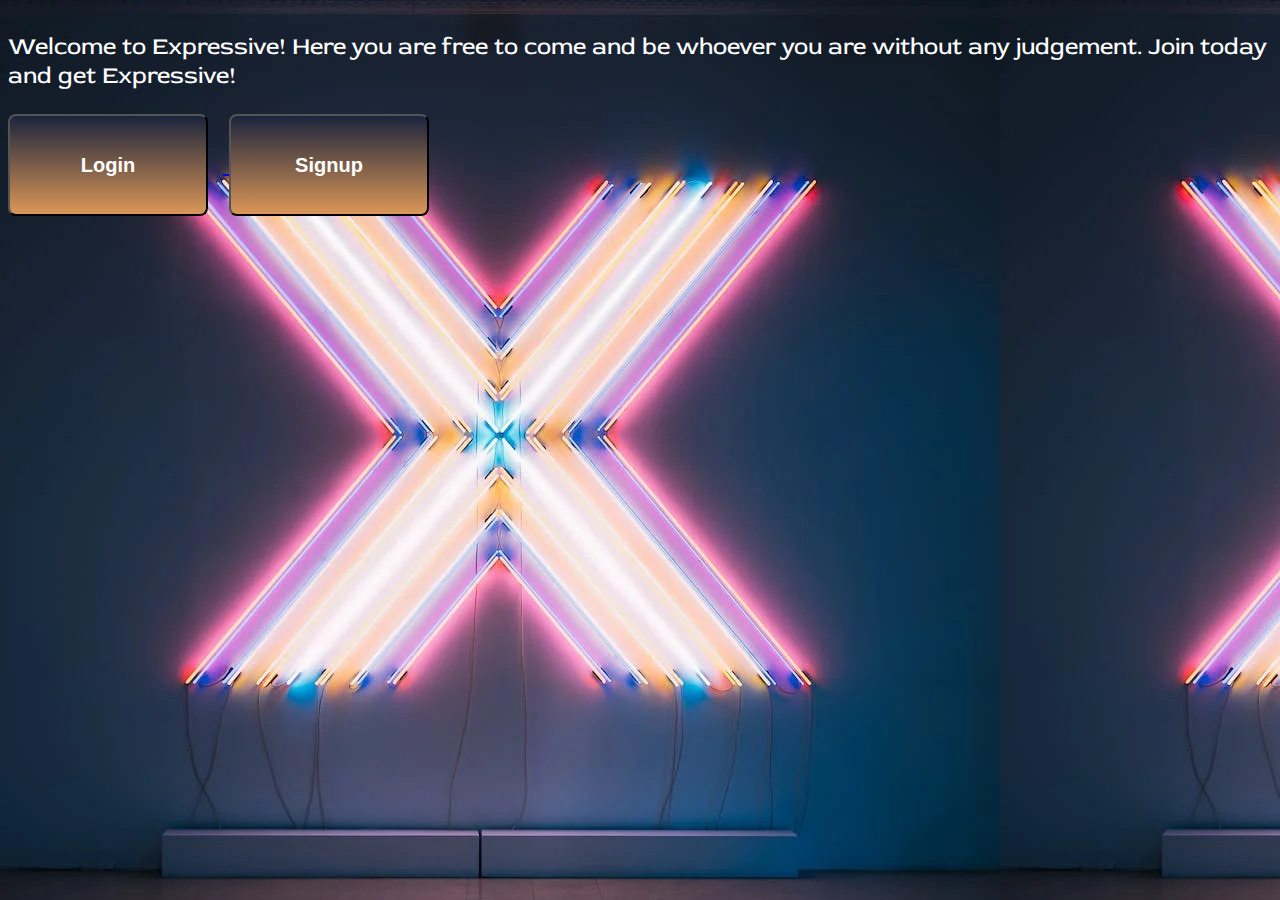
<file: index.html>
<!DOCTYPE html>
<html lang="en">
  <head>
    <meta charset="UTF-8" />
    <meta http-equiv="X-UA-Compatible" content="IE=edge" />
    <meta name="viewport" content="width=device-width, initial-scale=1.0" />
    <link rel="stylesheet" href="Home.css" />
    <link rel="preconnect" href="https://fonts.googleapis.com" />
    <link rel="preconnect" href="https://fonts.gstatic.com" crossorigin />
    <link
      href="https://fonts.googleapis.com/css2?family=Inter:wght@400;700&family=Lexend+Deca&family=Red+Rose&display=swap"
      rel="stylesheet"
    />
    <link rel="preconnect" href="https://fonts.googleapis.com" />
    <link rel="preconnect" href="https://fonts.gstatic.com" crossorigin />
    <link
      href="https://fonts.googleapis.com/css2?family=Quando&display=swap"
      rel="stylesheet"
    />
    <title>Expressive!</title>
  </head>
  <body>
    <div id="mobileContainer">
      <h1>Expressive!</h1>
      <div class="greeting">
        <img
          id="mobileImg"
          src="./assets/express4.jpeg"
          alt="people holding message signs"
        />
        <div id="welcome">
          <p id="greet">
            Welcome to Expressive! Here you are free to come and be whoever you
            are without any judgement. Join today and get Expressive!
          </p>
        </div>
      </div>
      <div id="allButtons">
        <!-- Buttons -->
        <!-- <div class="express"> -->
        <div class="express1">
          <!-- <div class="buttons"> -->
          <a href="/login.html">
            <button>Login</button>
          </a>
          <p class="exists">Already have an account? Login below!</p>
        </div>
        <div class="express2">
          <a href="/signup.html">
            <button class="login">Get Started</button>
          </a>
          <p class="create">Create account</p>
        </div>
      </div>
    </div>

    <div id="greeting-desktop" class="onlyDesktop">
      <p>
        Welcome to Expressive! Here you are free to come and be whoever you are
        without any judgement. Join today and get Expressive!
      </p>
      <div id="desktopButtons">
        <!-- Buttons -->
        <a href="/login.html">
          <button class="button-desktop">Login</button>
        </a>
        <a href="/signup.html">
          <button class="button-desktop">Signup</button>
        </a>
      </div>
    </div>
  </body>
</html>
</file>
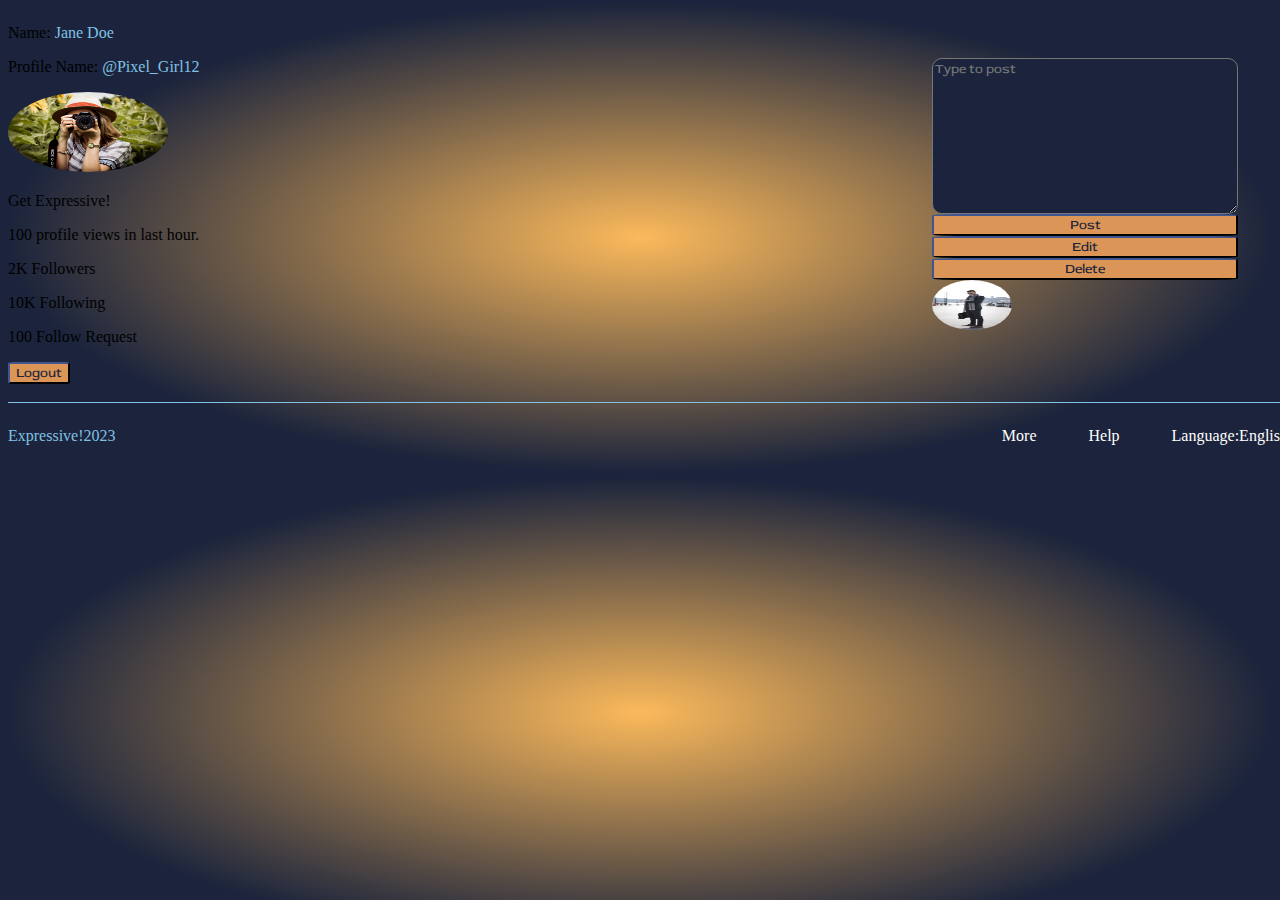
<file: dashboard.html>
<!DOCTYPE html>
<html lang="en">
  <head>
    <meta charset="UTF-8" />
    <meta http-equiv="X-UA-Compatible" content="IE=edge" />
    <meta name="viewport" content="width=device-width, initial-scale=1.0" />
    <link rel="stylesheet" href="dash.css" />
    <link rel="preconnect" href="https://fonts.googleapis.com" />
    <link rel="preconnect" href="https://fonts.gstatic.com" crossorigin />
    <link
      href="https://fonts.googleapis.com/css2?family=Inter:wght@400;700&family=Lexend+Deca&family=Red+Rose&display=swap"
      rel="stylesheet"
    />
    <link rel="preconnect" href="https://fonts.googleapis.com" />
    <link rel="preconnect" href="https://fonts.gstatic.com" crossorigin />
    <link
      href="https://fonts.googleapis.com/css2?family=Quando&display=swap"
      rel="stylesheet"
    />
    <link rel="preconnect" href="https://fonts.googleapis.com" />
    <link rel="preconnect" href="https://fonts.gstatic.com" crossorigin />
    <link
      href="https://fonts.googleapis.com/css2?family=Poppins&family=Red+Rose:wght@300;400&display=swap"
      rel="stylesheet"
    />

    <title>Expressive/dashboard</title>
  </head>
  <body>
    <div class="profile-card">
      <p class="pc">Name: <span>Jane Doe</span></p>
      <p class="pc">Profile Name: <span>@Pixel_Girl12</span></p>
      <img src="/assets/Janedoe.webp" alt="pixelgirl" class="profile-pic" />
      <label for="mood">Mood:</label>
      <select id="mood" class="mood">
        <option value="ex">Excited</option>
        <option value="hp">Happy</option>
        <option value="sd">Sad</option>
        <option value="bd">Bad</option>
        <option value="ly">Lonely</option>
        <option value="ax">Anxious</option>
        <option value="ag">Angry</option>
        <option value="op">Optimistic</option>
        <option value="td">Tired</option>
        <option value="ct">Creative</option>
        <option value="dp">Depressed</option>
        <option value="gl">Grateful</option>
        <option value="tr">Terrible</option>
        <option value="pf">Peaceful</option>
      </select>
    </div>

    <!-- </p> -->
    <div class="container1">
      <div id="profile1" class="profile">
        <img src="/assets/vette.jpeg" alt="post1" class="post" />
        <img src="/assets/profile1.jpeg" alt="profile1" id="feed-profile" />
      </div>

      <div id="profile2" class="profile">
        <img src="/assets/concert.jpeg" alt="post2" class="post" />
        <img src="/assets/profileC.webp" alt="profile2" id="feed-profile" />
      </div>

      <div id="profile3" class="profile">
        <img src="/assets/turtles.jpeg" alt="post3" class="post" />
        <img src="/assets/extraprofile.jpeg" alt="profile3" id="feed-profile" />
      </div>
    </div>

    <!-- <div class="container2">
      <div id="profile4" class="profile">
        <img src="./assets/pic5.webp" alt="post4" class="post" />
        <img src="./assets/profile2.webp" alt="profile4" id="feed-profile" />
      </div>

      <div id="profile5" class="profile">
        <img src="./assets/sky.jpeg" alt="post5" class="post" />
        <img
          src="./assets/profilepcinew.webp"
          alt="profile5"
          id="feed-profile"
        />
      </div>

      <div id="profile6" class="profile">
        <img src="./assets/profilepost.jpeg" alt="post6" class="post" />
        <img src="./assets/profilepic8.jpeg" alt="profile6" id="feed-profile" />
      </div> -->

    <div id="desktop-container">
      <div id="Sidebar">
        <div id="profile-card-desk">
          <p class="pc-desk">Name: <span>Jane Doe</span></p>
          <p class="pc-desk">Profile Name: <span>@Pixel_Girl12</span></p>
          <img src="/assets/Janedoe.webp" alt="pixelgirl" class="profile-pic" />

          <p>Get Expressive!</p>

          <div id="numb-followers">
            <p>100 profile views in last hour.</p>
            <p>2K Followers</p>
            <p>10K Following</p>
            <p>100 Follow Request</p>
          </div>

          <a href="/index.html">
            <button class="allbtns">Logout</button>
          </a>
        </div>
      </div>

      <div id="c1d">
        <div id="profile1" class="profile">
          <textarea
            class="post"
            id="textarea"
            placeholder="Type to post"
          ></textarea>
          <button id="post-btn" class="allbtns">Post</button>
          <button id="edit-btn" class="allbtns">Edit</button>
          <button id="delete-btn" class="allbtns">Delete</button>
          <img src="/assets/profile1.jpeg" alt="profile1" id="feed-profile" />
        </div>

        <!--<div id="profile2" class="profile">
           <img src="/assets/concert.jpeg" alt="post2" class="post" /> 
          <textarea
            class="post"
            id="textarea"
            placeholder="Type to post"
          ></textarea>
          <button class="allbtns">Post</button>
          <button class="allbtns">Edit</button>
          <button class="allbtns">Delete</button>
          <img src="/assets/profileC.webp" alt="profile2" id="feed-profile" />
        </div>

        <div id="profile3" class="profile">
          <img src="/assets/turtles.jpeg" alt="post3" class="post" /> 
          <textarea
            class="post"
            id="textarea"
            placeholder="Type to post"
          ></textarea>
          <button class="allbtns">Post</button>
          <button class="allbtns">Edit</button>
          <button class="allbtns">Delete</button>
          <img
            src="/assets/extraprofile.jpeg"
            alt="profile3"
            id="feed-profile"
          />
        </div> -->
      </div>

      <!--<div id="c2d">
        <div id="profile4" class="profile">
          <img src="./assets/pic5.webp" alt="post4" class="post" /> 
          <textarea
            class="post"
            id="textarea"
            placeholder="Type to post"
          ></textarea>
          <button class="allbtns">Post</button>
          <button class="allbtns">Edit</button>
          <button class="allbtns">Delete</button>
          <img src="./assets/profile2.webp" alt="profile4" id="feed-profile" />
        </div>

        <div id="profile5" class="profile">
          <img src="./assets/sky.jpeg" alt="post5" class="post" /> 
          <textarea
            class="post"
            id="textarea"
            placeholder="Type to post"
          ></textarea>
          <button class="allbtns">Post</button>
          <button class="allbtns">Edit</button>
          <button class="allbtns">Delete</button>
          <img
            src="./assets/profilepcinew.webp"
            alt="profile5"
            id="feed-profile"
          />
        </div>

        <div id="profile6" class="profile">
          <img src="./assets/profilepost.jpeg" alt="post6" class="post" /> 
          <textarea
            class="post"
            id="textarea"
            placeholder="Type to post"
          ></textarea>
          <button class="allbtns">Post</button>
          <button class="allbtns">Edit</button>
          <button class="allbtns">Delete</button>
          <img
            src="./assets/profilepic8.jpeg"
            alt="profile6"
            id="feed-profile"
          />
        </div>
      </div> -->
    </div>
    <br />
    <footer><span>Expressive!2023</span> More Help Language:English</footer>
    <script src="newsfeed.js"></script>
  </body>
</html>
</file>
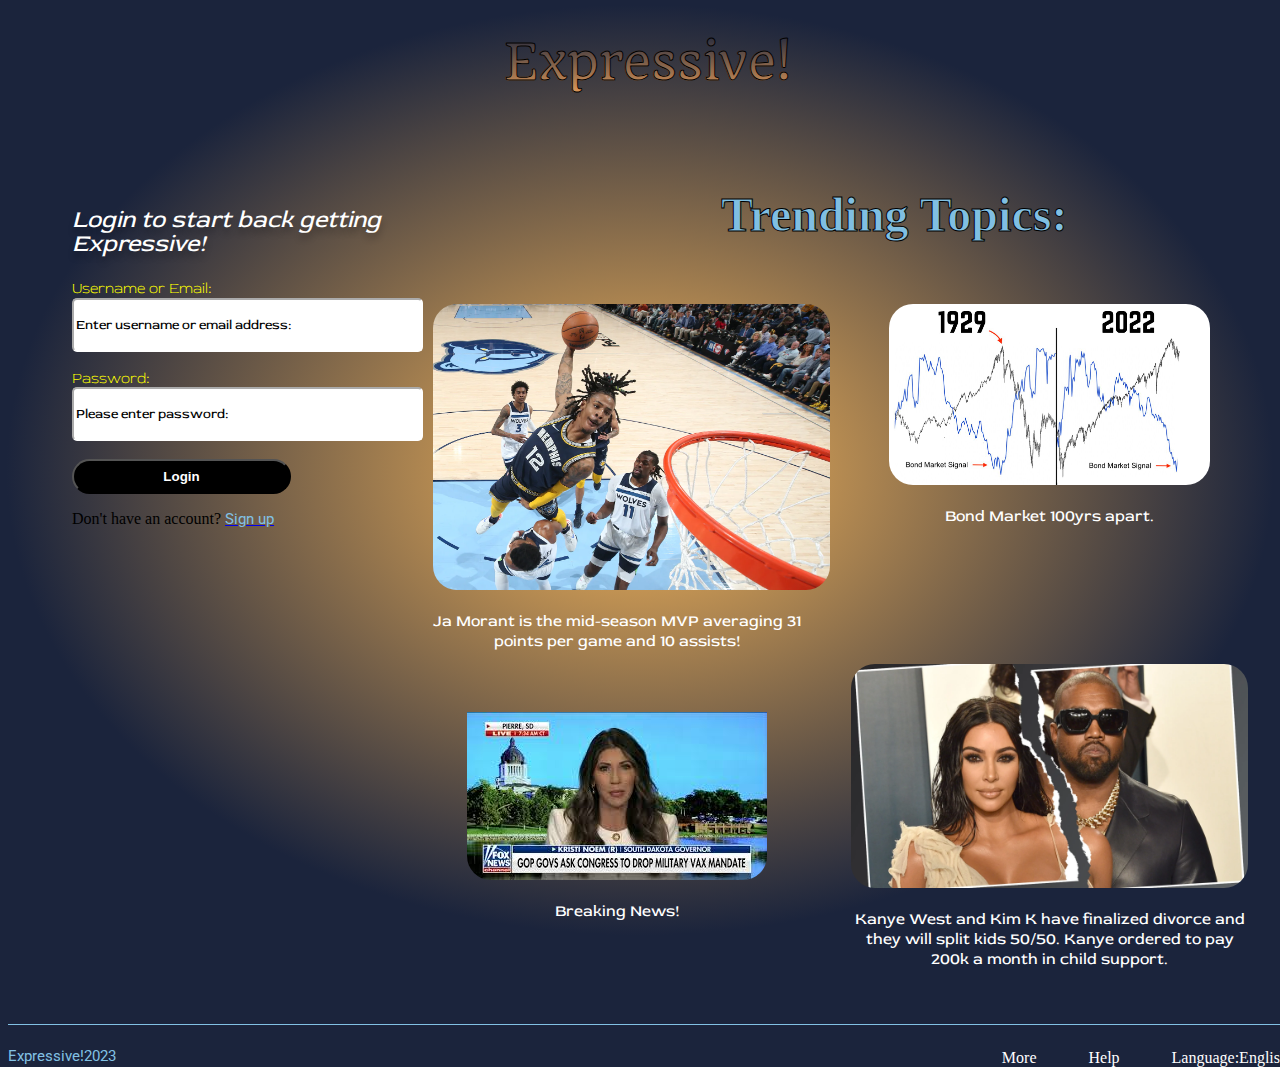
<file: login.html>
<!DOCTYPE html>
<html lang="en">
  <head>
    <meta charset="UTF-8" />
    <meta http-equiv="X-UA-Compatible" content="IE=edge" />
    <meta name="viewport" content="width=device-width, initial-scale=1.0" />
    <link rel="stylesheet" href="login.css" />
    <link rel="preconnect" href="https://fonts.googleapis.com" />
    <link rel="preconnect" href="https://fonts.gstatic.com" crossorigin />

    <link rel="preconnect" href="https://fonts.googleapis.com" />
    <link rel="preconnect" href="https://fonts.gstatic.com" crossorigin />
    <link
      href="https://fonts.googleapis.com/css2?family=Red+Rose:wght@300;400&display=swap"
      rel="stylesheet"
    />

    <link rel="preconnect" href="https://fonts.googleapis.com" />
    <link rel="preconnect" href="https://fonts.gstatic.com" crossorigin />
    <link
      href="https://fonts.googleapis.com/css2?family=Quando&display=swap"
      rel="stylesheet"
    />
    <link rel="preconnect" href="https://fonts.googleapis.com" />
    <link rel="preconnect" href="https://fonts.gstatic.com" crossorigin />
    <link
      href="https://fonts.googleapis.com/css2?family=Quando&family=Roboto:wght@300&display=swap"
      rel="stylesheet"
    />
    <title>Expressive/login</title>
  </head>
  <body>
    <h1>Expressive!</h1>
    <div class="container-img">
      <div id="container-form">
        <form>
          <p class="calling">Login to start back getting Expressive!</p>
          <label for="Email" class="label">Username or Email:</label>
          <input
            class="lf"
            type="text"
            id="Email"
            name="Username"
            minlength="5"
            maxlength="35"
            required
          />
          <br />
          <br />
          <label for="password" class="label">Password:</label>
          <input
            class="lf"
            autocapitalize="off"
            autocorrect="off"
            name="password"
            type="password"
            class="password"
            id="password"
            minlength="8"
            maxlength="25"
          />
          <br />
          <br />
         <!-- <a href="/dashboard.html"> -->
            <button type="button" class="button-desktop" id="login-btnD"> Login</button>
          <!-- </a> -->

          <p class="form">
            Don't have an account?
            <a href="/signup.html" role="link"><span>Sign up</span></a>
          </p>
        </form>
      </div>
    </div>
     

    <div  id="cards">
      <h2 id="topic">Trending Topics:</h2>
      <div id="desktop-form">
        <form>
          <p class="calling-desktop">Login to start back getting Expressive!</p>
          <label for="Email" class="label-desktop">Username or Email:</label>
          <input
            class="lf-desktop"
            type="text"
            id="Email-desktop"
            name="Username"
            minlength="5"
            maxlength="35"
            required
            placeholder="Enter username or email address:"
          />
          <br />
          <br />
          <label for="password" class="label-desktop">Password:</label>
          <input
             class="lf-desktop" 
            autocapitalize="off"
            autocorrect="off"
            name="password"
            type="password"
            id="password-desktop"
            minlength="8"
            maxlength="25"
            placeholder="Please enter password:"
          />
          <br />
          <br />
          <!-- <a href="/dashboard.html"> -->
            <button type="button" onclick="handleLogin()" class="button-desktop" id="login-btnD"> Login</button>
          <!-- </a> -->

          <p class="form-desktop">
            Don't have an account?
            <a href="/signup.html" role="link"><span>Sign up</span></a>
          </p>
        </form>
      </div>
      <div  id="card1">
        <img src="./assets/grizz.webp" alt="Ja">
        <p> Ja Morant is the mid-season MVP averaging 31 points per game and 10 assists!</p>
      </img>
      </div>
      <div  id="card2">
        <img src="./assets/maxresdefault.jpg" alt="stock">
        <p> Bond Market 100yrs apart.</p>
      </img>
      </div>
      <div  id="card3">
        <img src="./assets/newsa.jpeg" alt="news">
        <p> Breaking News!</p>
      </img>
      </div>
      <div id="card4">
        <img src="./assets/ye.webp" alt="Kimye">
        <p> Kanye West and Kim K have finalized divorce and they will split kids 50/50. Kanye ordered to pay 200k a month in child support.</p> 
      </div>
      </div>

    </div>
    <footer><span>Expressive!2023</span> More Help Language:English</footer>
    <script src="login.js"></script>
  </body>

  
</html>
</file>
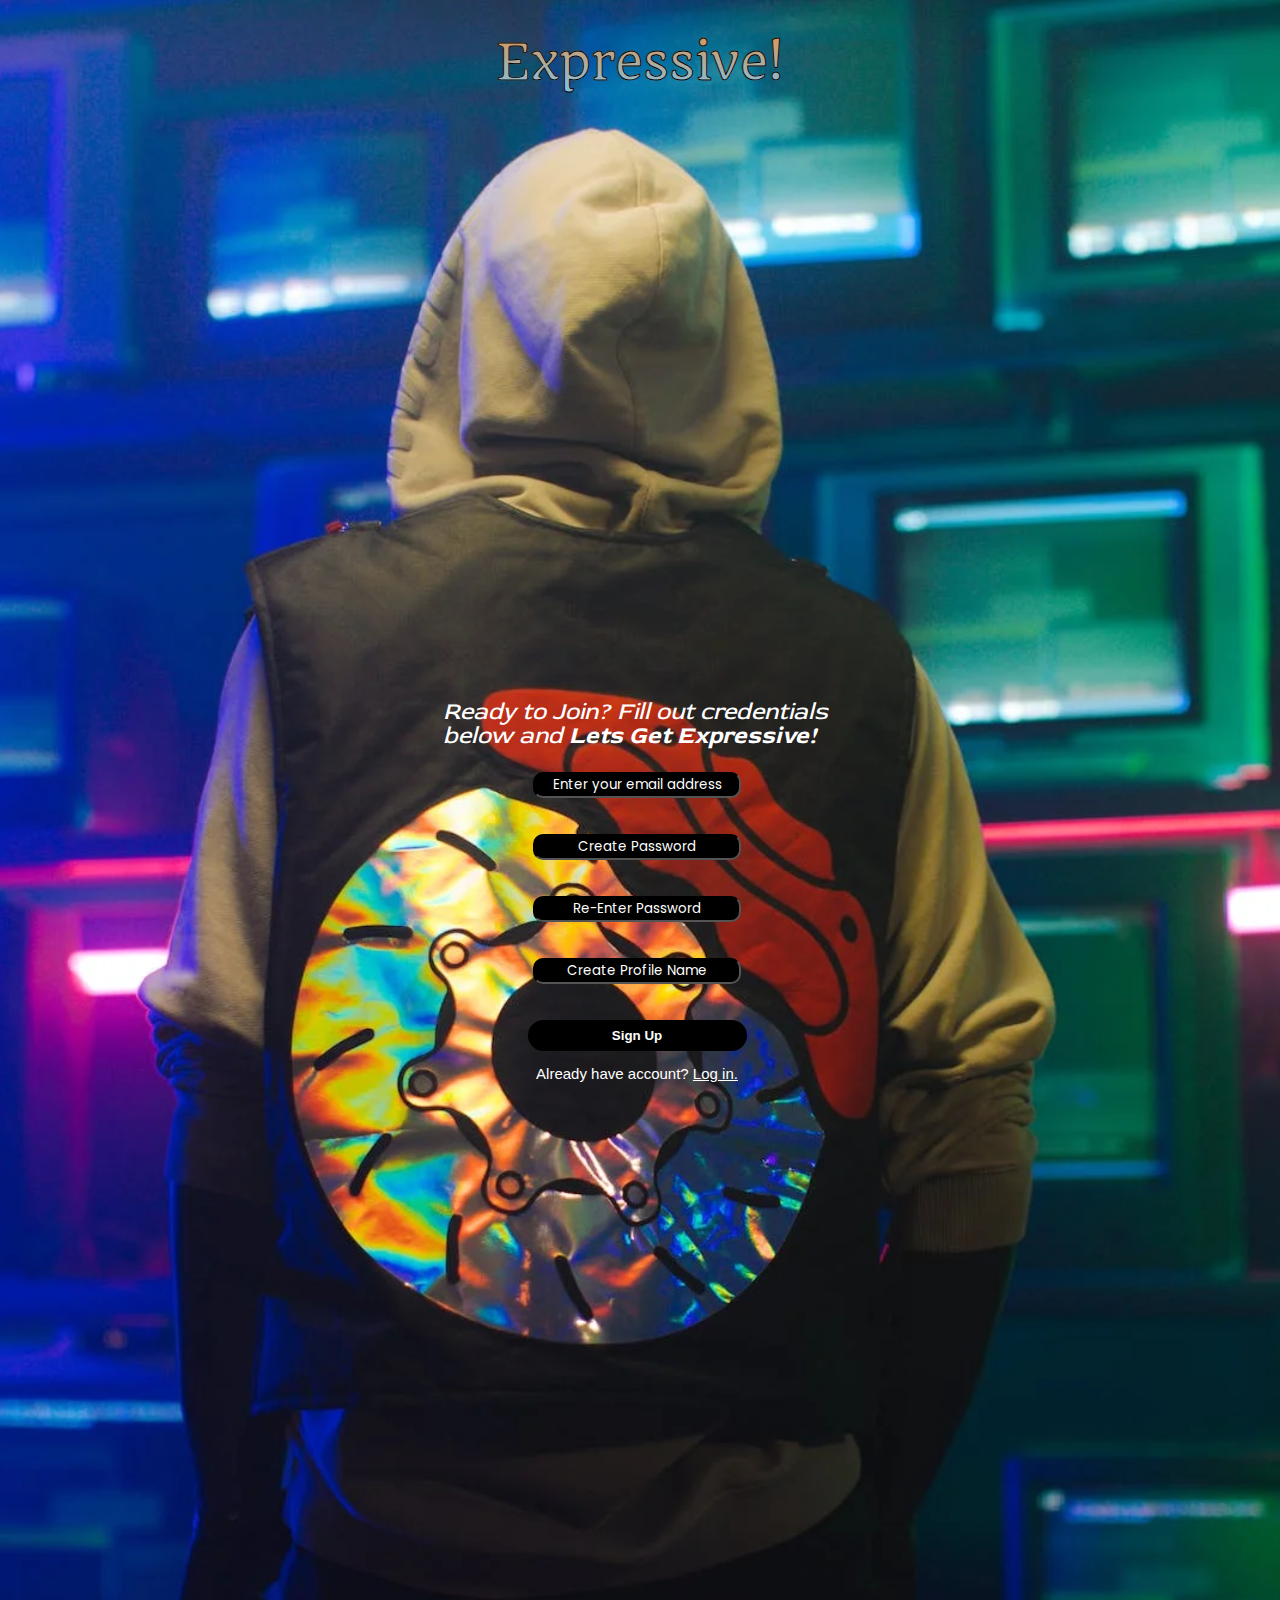
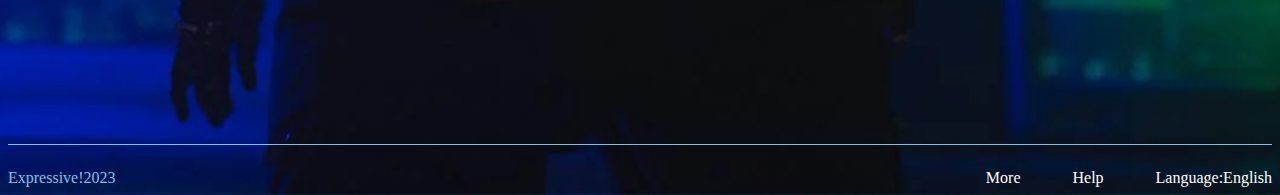
<file: signup.html>
<!DOCTYPE html>
<html lang="en">
  <head>
    <meta charset="UTF-8" />
    <meta http-equiv="X-UA-Compatible" content="IE=edge" />
    <meta name="viewport" content="width=device-width, initial-scale=1.0" />
    <link rel="stylesheet" href="signup.css" />
    <link rel="preconnect" href="https://fonts.googleapis.com" />
    <link rel="preconnect" href="https://fonts.gstatic.com" crossorigin />
    <link
      href="https://fonts.googleapis.com/css2?family=Inter:wght@400;700&family=Lexend+Deca&family=Red+Rose&display=swap"
      rel="stylesheet"
    />
    <link rel="preconnect" href="https://fonts.googleapis.com" />
    <link rel="preconnect" href="https://fonts.gstatic.com" crossorigin />
    <link
      href="https://fonts.googleapis.com/css2?family=Quando&display=swap"
      rel="stylesheet"
    />
    <link rel="preconnect" href="https://fonts.googleapis.com" />
    <link rel="preconnect" href="https://fonts.gstatic.com" crossorigin />
    <link
      href="https://fonts.googleapis.com/css2?family=Poppins&family=Red+Rose:wght@300;400&display=swap"
      rel="stylesheet"
    />
    <title>Expressive/signup</title>
  </head>
  <body>
    <h1>Expressive!</h1>
    <form>
      <p class="calling">
        Ready to Join? Fill out credentials below and
        <strong>Lets Get Expressive!</strong>
      </p>

      <input
        class="forms"
        type="text"
        id="Email-signup"
        name="Username"
        minlength="5"
        maxlength="35"
        placeholder="Enter your email address"
        required
      />
      <br />
      <br />
      <input
        class="forms"
        autocapitalize="off"
        autocorrect="off"
        name="password"
        type="password"
        id="password-signup"
        class="password"
        minlength="8"
        maxlength="25"
        placeholder="Create Password"
        required
      />
      <br />
      <br />
      <input
        class="forms"
        autocapitalize="off"
        autocorrect="off"
        name="password"
        id="re-enter"
        type="password"
        class="password"
        minlength="8"
        maxlength="25"
        placeholder="Re-Enter Password"
        required
      />
      <br />
      <br />
      <input
        class="forms"
        autocapitalize="off"
        autocorrect="off"
        name="username"
        type="text"
        id="username-signup"
        class="username"
        minlength="5"
        maxlength="25"
        placeholder="Create Profile Name"
        required
      />
      <br />
      <br />
      <a href="dashboard.html">
        <button onclick="handleSignup()" type="button" class="signup">
          Sign Up
        </button>
      </a>

      <p class="user">
        Already have account?
        <a href="/login.html" role="link">Log in.</a>
      </p>
    </form>
    <script src="signup.js"></script>
  </body>

  <footer><span>Expressive!2023</span> More Help Language:English</footer>
</html>
</file>
<file: Home.css>
body {
  display: flex;
  justify-content: center;
  background-color: black;
}

h1 {
  font-family: 'Quando', serif;
  font-weight: 400;
  font-size: 48px;
  letter-spacing: -0.24px;
  vertical-align: top;
  line-height: 60px;
  text-align: center;
  background: linear-gradient(#db9657, #82c1e4);
  -webkit-background-clip: text;
  -webkit-text-fill-color: transparent;
  -webkit-text-stroke: black 1px;
  margin-top: -4px;
}

#mobileContainer {
  display: flex;
  flex-wrap: wrap;
  justify-content: center;
  align-items: center;
  max-width: auto;
  min-width: 375px;
  height: 1000px;
  background-image: url(./assets/expressivelo.webp);
  background-position: center;
  background-size: contain;
  background-position-y: -20px;
}

#mobileImg {
  margin-top: 210px;
  width: 100%;
  height: auto;
}

#welcome {
  margin-top: -85px;
}

#greet {
  color: white;
  text-align: center;
  font-size: large;
}

.express1 {
  display: flex;
  align-items: center;
  padding: 0;
  margin: 0;
}

.express2 {
  display: flex;
  align-items: center;
  padding: 0;
  margin: 0;
}

.exists {
  color: #e4b2b3;
  font-size: medium;
  font-weight: 600;
}

.create {
  color: #82c1e4;
  font-size: x-large;
  margin-left: 15px;
}

button {
  background-color: black;
  color: white;
  border-radius: 20px;
  border-color: black;
  padding: 0.5rem;
  width: 200px;
  font-weight: bold;
  cursor: pointer;
  margin-right: 15px;
}

button:hover {
  background-color: #db9657;
}

.onlyDesktop {
  display: none;
}

@media only screen and (min-width: 780px) {
  .onlyMobile {
    display: none;
  }

  .onlyDesktop {
    display: flex;
  }

  h1 {
    font-family: 'Quando', serif;
    font-weight: 400;
    font-size: 48px;
    letter-spacing: -0.24px;
    vertical-align: top;
    line-height: 60px;
    text-align: right;
    margin-top: -5px;
    background: linear-gradient(#db9657, #82c1e4);
    -webkit-background-clip: text;
    -webkit-text-fill-color: transparent;
    -webkit-text-stroke: black 1px;
  }

  body {
    display: flex;
    flex-wrap: wrap;
    background-image: url(./assets/expressivelo.webp);
  }

  .button-desktop {
    border-radius: 8px;
    color: white;
    background: linear-gradient(#1b243c, #db9657);
    width: 200px;
    height: 102px;
    font-size: 20px;
  }

  #greeting-desktop {
    font-family: 'Red Rose', cursive;
    font-size: 24px;
    color: white;
    display: flex;
    flex-direction: column;
    align-items: baseline;
    justify-content: space-between;
  }

  #mobileContainer {
    display: none;
  }
}
</file>
<file: dash.css>
h1 {
  font-family: 'Quando', serif;
  font-weight: 400;
  font-size: 48px;
  letter-spacing: -0.24px;
  vertical-align: top;
  line-height: 60px;
  text-align: center;
  background: linear-gradient(#1b243c, #db9657);
  -webkit-background-clip: text;
  -webkit-text-fill-color: transparent;
  -webkit-text-stroke: black 1px;
}
body {
  background: radial-gradient(#fbb95b 0px, #1b243c 70%);
}
.profile-card {
  font-family: 'Red Rose', cursive;
  line-height: 19px;
  font-weight: 400px;
  color: #ed9e57;
  display: flex;
  flex-direction: row;
  align-items: center;
  justify-content: space-around;
  border-bottom: #82c1e4 1px solid;
  padding-bottom: 1.5rem;
}

.profile-pic {
  width: 160px;
  height: 80px;
  border-radius: 50%;
}
.pc {
  display: flex;
  flex-direction: column;
  align-items: center;
  justify-content: space-around;
}
select {
  font-family: 'Red Rose', cursive;
  color: #82c1e4;
  border-radius: 10px;
  border: none;
  background-color: #1b243c;
  text-align: center;
  overflow: hidden;
  width: 95px;
  padding: 4px;
}
footer {
  word-spacing: 3rem;
  color: white;
  display: flex;
  flex-direction: row;
  justify-content: space-between;
  bottom: 0px;
  border-top: #82c1e4 1px solid;
  padding-top: 1.5rem;
}
span {
  color: #82c1e4;
}
.post {
  border-radius: 10px;
  width: 300px;
  height: 150px;
  background-color: #1b243c;
  color: #db9657;
  font-family: 'Red Rose', cursive;
}
#feed-profile {
  width: 80px;
  height: 50px;
  border-radius: 50%;
}

.profile {
  display: flex;
  flex-direction: column;
  align-content: center;
}

#profile1 {
  display: flex;
  flex-direction: column;
  align-content: center;
  padding: 50px 50px 50px 50px;
}
#profile2,
#profile3 {
  display: flex;
  flex-direction: column;
  align-content: center;
  padding: 0px 50px 50px 50px;
}

#desktop-container {
  display: none;
}
@media only screen and (min-width: 300px) {
  h1 {
    font-family: 'Quando', serif;
    font-weight: 400;
    font-size: 48px;
    letter-spacing: -0.24px;
    vertical-align: top;
    line-height: 60px;
    text-align: center;
    background: linear-gradient(#1b243c, #db9657);
    -webkit-background-clip: text;
    -webkit-text-fill-color: transparent;
    -webkit-text-stroke: black 1px;
  }
  body {
    height: 100%;
    width: 100%;
    background-color: #1b243c;
  }

  .profile-card,
  .container1 {
    display: none;
  }
  #desktop-container {
    display: flex;
    align-items: flex-start;
    flex-direction: row;
    justify-content: space-between;
  }
  #sidebar {
    align-items: space-around;
  }

  #news {
  }
  .allbtns {
    border-radius: 8%;
    background-color: #db9657;
    color: #1b243c;
    font-family: 'Red Rose', cursive;
    font-size: 2fr;
    border-color: #1b243c;
  }
  #profile1,
  #profile4 {
    display: flex;
    flex-direction: column;
    align-content: center;
    padding: 50px 50px 50px 50px;
  }
  #profile2,
  #profile3,
  #profile5,
  #profile6 {
    display: flex;
    flex-direction: column;
    align-content: center;
    padding: 0px 50px 50px 50px;
  }
  footer {
    word-spacing: 3rem;
    color: white;
    display: flex;
    flex-direction: row;
    justify-content: space-between;
    bottom: 0;
    border-top: #82c1e4 1px solid;
    padding-top: 1.5rem;
    bottom: 0;
    width: 100%;
    height: 2.5rem;
  }
  span {
    color: #82c1e4;
  }
}
</file>
<file: login.css>
h1 {
  font-family: 'Quando', serif;
  font-weight: 400;
  font-size: 48px;
  letter-spacing: -0.24px;
  vertical-align: top;
  line-height: 60px;
  text-align: center;
  background: linear-gradient(#db9657, #82c1e4);
  -webkit-background-clip: text;
  -webkit-text-fill-color: transparent;
  -webkit-text-stroke: black 1px;
}
body {
  height: 100%;
  width: 100%;
  background-image: radial-gradient(#fbb95b 0px, #1b243c 70%);

  background-size: cover;
  background-repeat: no-repeat;
  background-position: center;
}
.container-img {
  background-image: url(/assets/expressivelo.webp);
  background-size: cover;

  background-position: 50% 30%;
  margin: 205px 62px 268px 56px;
  display: flex;
  align-items: inside;
  border-radius: 24px;
  overflow: hidden;
  padding: 10rem;
  display: flex;
  flex-direction: column;
  align-items: center;
  justify-content: space-around;
}

#container-form {
  font-family: 'Red Rose', cursive;
  font-weight: 300px;
  font-style: oblique !important;
  font-size: 24px;
  line-height: 29.98px;
  color: white;
  text-shadow: 0px 6px 6px rgba(0, 0, 0, 0.25);
  line-height: 100%;
  vertical-align: top;
}
label {
  font-family: 'Red Rose', cursive;
  color: #347af6;
  font-weight: 300;
  font-size: 15px;
  line-height: 17.5px;
  text-align: center;
  padding-right: 3rem;
}
.lf {
  font-family: 'Red Rose', cursive;
  background-color: black;
  border-radius: 10px;
  width: 200px;
  height: 20px;
  border-color: black;
  top: 385px;
  color: white;
}
button {
  font-weight: bold !important;
  background-color: black;
  color: white;
  border-radius: 20px;
  border-color: black;
  padding: 0.5rem;
  width: 219px;
  cursor: pointer;
}
button:hover {
  background-color: #db9657;
}

footer {
  word-spacing: 3rem;
  color: white;
  display: flex;
  flex-direction: row;
  justify-content: space-between;
  border-top: #82c1e4 1px solid;
  padding-top: 1.5rem;
}
.form,
span {
  font-family: 'Roboto', sans-serif;
  color: #82c1e4;
  font-size: 15px;
  font-style: normal;
  line-height: 15px;
}
#cards {
  display: none;
}
@media only screen and (min-width: 780px) {
  h1 {
    font-family: 'Quando', serif;
    font-weight: 400;
    font-size: 48px;
    letter-spacing: -0.24px;
    vertical-align: top;
    line-height: 60px;
    text-align: center;
    background: linear-gradient(#1b243c, #db9657);
    -webkit-background-clip: text;
    -webkit-text-fill-color: transparent;
    -webkit-text-stroke: black 1px;
  }
  body {
    overflow: scroll;
    height: 100vh;
    width: 100%;
    background-color: #1b243c;
    background-size: cover;
    background-repeat: no-repeat;
    background-position: center;
  }
  .container-img,
  #container-form,
  .lf {
    display: none;
  }
  .calling-desktop {
    font-family: 'Red Rose', cursive;
    font-weight: 300px;
    font-style: oblique !important;
    font-size: 24px;
    line-height: 29.98px;
    color: white;
    text-shadow: 0px 6px 6px rgba(0, 0, 0, 0.25);
    line-height: 100%;
    vertical-align: top;
  }
  label {
    font-family: 'Red Rose', cursive;
    color: #fdff02;
    font-weight: 300;
    font-size: 15px;
    line-height: 17.5px;
    text-align: center;
    padding-right: 3rem;
  }
  .label-desktop {
    font-family: 'Red Rose', cursive;
    color: #fdff02;
    font-weight: 300;
    font-size: 15px;
    line-height: 17.5px;
    text-align: center;
    padding-right: 3rem;
    display: flex;
    align-self: center;
  }

  .lf-desktop {
    font-family: 'Red Rose', cursive;
    background-color: white;
    border-radius: 5px;
    width: 343px;
    height: 48px;
    border-color: white;
    top: 385px;
    color: black;
  }
  .lf-desktop::placeholder {
    color: black;
    font-family: 'Red Rose', cursive;
  }
  .button {
    font-weight: bold !important;
    background-color: #fdff02;
    color: black;
    border-radius: 20px;
    border-color: #fdff02;
    padding: 0.5rem;
    width: 219px;
    cursor: pointer;
  }

  #cards {
    height: 100vh;
    display: contents;
    display: grid;
    column-gap: 10px;

    grid-template-columns: 1fr 1fr 1fr 1fr;
    grid-template-rows: 1fr 1fr 1fr 1fr 1fr;
    grid-template-areas:
      'desktop-form topic topic topic'
      'desktop-form card1 card1 card2'
      'desktop-form card1 card1 card2'
      'desktop-form card3 card3 card4'
      'desktop-form card3 card3 card4';
  }
  #desktop-form {
    align-items: center;
    padding-top: 60px;
    padding-left: 4rem;

    grid-area: desktop-form;
  }
  #topic {
    color: #80bfe2;
    align-self: center;
    padding-left: 18rem;
    font-size: 48px;
    -webkit-text-stroke: black 1px;

    grid-area: topic;
  }
  #card1 {
    grid-area: card1;
  }
  #card2 {
    grid-area: card2;
  }
  #card3 {
    grid-area: card3;
  }
  #card4 {
    grid-area: card4;
  }

  #card4 img,
  #card1 img {
    max-width: 397px;
    max-height: 286px;
    border-radius: 24px;
  }
  #card2 img {
    max-width: 321px;
    max-height: 260px;
    border-radius: 24px;
  }
  #card3 img {
    max-width: 600px;
    max-height: 300px;
    border-radius: 24px;
    padding-top: 3rem;
  }

  #card1,
  #card2,
  #card3,
  #card4 {
    border-radius: 24px;
    text-align: center;
    font-family: 'Red Rose', cursive;
    color: white;
    padding-right: 40px;
  }

  footer {
    word-spacing: 3rem;
    color: white;
    display: flex;
    flex-direction: row;
    justify-content: space-between;
  }
}
</file>
<file: signup.css>
h1 {
  font-family: 'Quando', serif;
  font-weight: 400;
  font-size: 48px;
  letter-spacing: -0.24px;
  vertical-align: top;
  line-height: 60px;
  text-align: center;
  background: linear-gradient(#db9657, #82c1e4);
  -webkit-background-clip: text;
  -webkit-text-fill-color: transparent;
  -webkit-text-stroke: black 1px;
}
body {
  background-image: url(./assets/welcome\ b\ .webp);
  background-position: center;
  background-size: cover;
  height: 100%;
}
.calling {
  font-family: 'Red Rose', cursive;
  font-weight: 300px;
  font-style: oblique !important;
  font-size: 24px;
  line-height: 29.98px;
  color: white;
  line-height: 100%;
  vertical-align: top;
}
form {
  margin: 205px 62px 268px 56px;
  display: flex;
  align-items: inside;
  border-radius: 24px;
  overflow: hidden;
  padding: 10rem;
  display: flex;
  flex-direction: column;
  align-items: center;
  justify-content: space-around;
  padding: 30%;
 
}
.forms {
  font-family: 'Poppins', sans-serif;
  background-color: black;
  color: white;
  border-radius: 10px;
  width: 200px;
  height: 20px;
  border-color: black;
  top: 385px;
  
}
.forms::placeholder {
  font-family: 'Poppins', sans-serif;
  color: white;
  text-align: center;
}

button,
button:hover {
  font-weight: bold !important;
  background-color: black;
  color: white;
  border-radius: 20px;
  border: none;
  padding: 0.5rem;
  width: 219px;
  cursor: pointer;
}
button:hover {
  background-color: #82c1e4;
}
.user,
a {
  font-family: 'Roboto', sans-serif;
  color: white;
  font-size: 15px;
  font-style: normal;
  line-height: 15px;
}

footer {
  word-spacing: 3rem;
  color: white;
  display: flex;
  flex-direction: row;
  justify-content: space-between;
  bottom: 0px;
  border-top: #82c1e4 1px solid;
  padding-top: 1.5rem;
}
span {
  color: #82c1e4;
}

}
@media all and (min-width: 780px) {
  h1 {
    font-family: 'Quando', serif;
    font-weight: 400;
    font-size: 48px;
    letter-spacing: -0.24px;
    vertical-align: top;
    line-height: 60px;
    text-align: center;
    background: linear-gradient(#db9657, #82c1e4);
    -webkit-background-clip: text;
    -webkit-text-fill-color: transparent;
    -webkit-text-stroke: black 1px;
  }
  body {
    background-image: url(./assets/welcome\ b\ .webp);
    background-position: center;
    background-size: cover;
    height: 100%;
  }
  .calling {
    font-family: 'Red Rose', cursive;
    font-weight: 300px;
    font-style: oblique !important;
    font-size: 24px;
    line-height: 29.98px;
    color: white;
    line-height: 100%;
    vertical-align: top;
  }
  form {
    margin: 205px 62px 268px 56px;
    display: flex;
    align-items: inside;
    border-radius: 24px;
    overflow: hidden;
    padding: 10rem;
    display: flex;
    flex-direction: column;
    align-items: center;
    justify-content: space-around;
    border: #82c1e4 2px solid;
  }
  .forms {
    font-family: 'Poppins', sans-serif;
    background-color: black;
    color: white;
    border-radius: 10px;
    width: 200px;
    height: 20px;
    border-color: black;
    top: 385px;
  }
  .forms::placeholder {
    font-family: 'Poppins', sans-serif;
    color: white;
    text-align: center;
  }

  button,
  button:hover {
    font-weight: bold !important;
    background-color: black;
    color: white;
    border-radius: 20px;
    border: none;
    padding: 0.5rem;
    width: 219px;
    cursor: pointer;
  }
  button:hover {
    background-color: #82c1e4;
  }
  .user,
  a {
    font-family: 'Roboto', sans-serif;
    color: white;
    font-size: 15px;
    font-style: normal;
    line-height: 15px;
  }

  footer {
  
    word-spacing: 3rem;
    color: #DB9657;
    display: flex;
    flex-direction: row;
    justify-content: space-between;
    bottom: 0;
    border-top: #DB9657 1px solid;
    padding-top: 1.5rem;
    bottom: 0;
    width: 100%;
    height: 2.5rem;
  }
  
  
}
</file>
